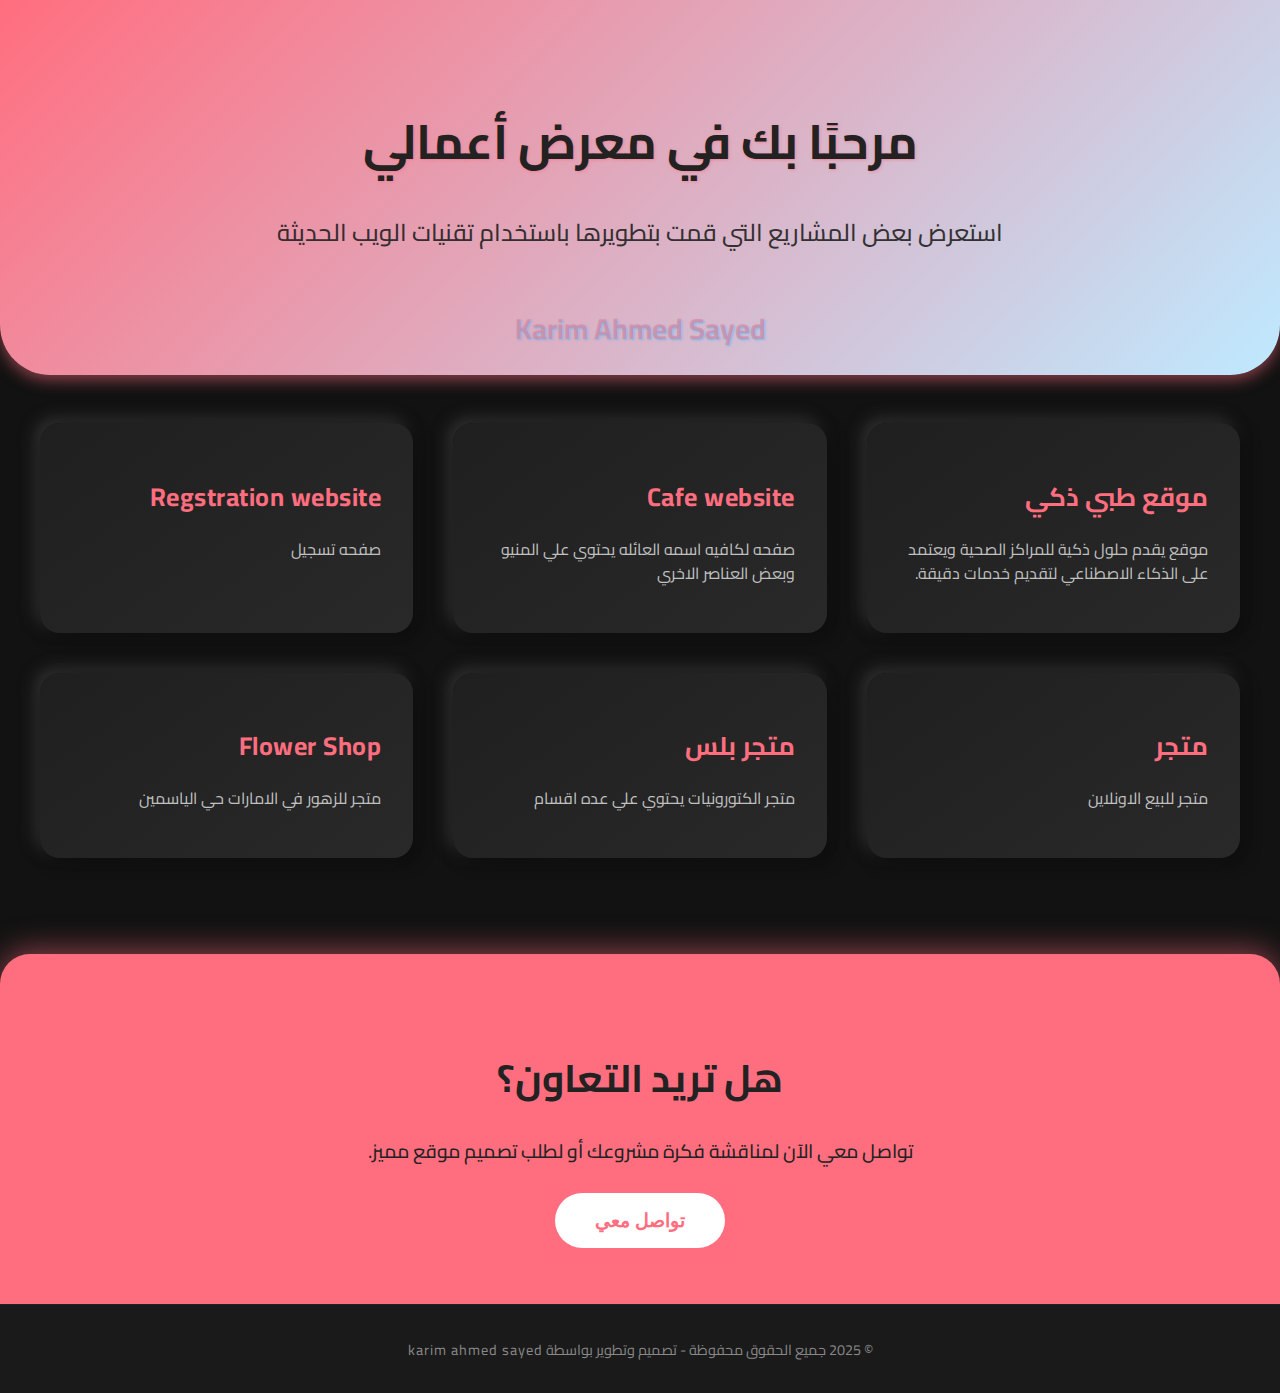
<file: index.html>
<!DOCTYPE html>
<html lang="ar" dir="rtl">
<head>
    <meta charset="UTF-8" />
    <meta name="viewport" content="width=device-width, initial-scale=1" />
    <title>ملفي الشخصي | مشاريعي</title>
    <link href="https://fonts.googleapis.com/css2?family=Cairo:wght@400;700&display=swap" rel="stylesheet" />
    <style>
        body {
            font-family: 'Cairo', sans-serif;
            margin: 0;
            padding: 0;
            background: #121212;
            color: #eee;
            direction: rtl;
        }

        header {
            background: linear-gradient(135deg, #ff6e7f, #bfe9ff);
            padding: 4rem 2rem 6rem; 
            text-align: center;
            box-shadow: 0 5px 15px rgba(255,110,127,0.5);
            border-bottom-left-radius: 50px;
            border-bottom-right-radius: 50px;
            color: #222;
            position: relative;
        }

            header h1 {
                font-size: 3rem;
                margin-bottom: 0.3rem;
                font-weight: 700;
                text-shadow: 1px 1px 3px rgba(255,110,127,0.6);
            }

            header p {
                font-size: 1.5rem;
                font-weight: 500;
                opacity: 0.9;
                letter-spacing: 1.2px;
            }

            header .username {
                font-size: 1.8rem;
                font-weight: 700;
                color: rgba(255,110,127,0.5); 
                margin: 1rem 0 0 0;
                text-shadow: 1px 1px 2px rgba(74,193,255,0.7);
                font-family: 'Cairo', sans-serif;
                position: absolute;
                bottom: 20px;
                left: 50%;
                transform: translateX(-50%);
            }

        .projects {
            max-width: 1200px;
            margin: 3rem auto 6rem;
            padding: 0 1rem;
            display: grid;
            grid-template-columns: repeat(auto-fit,minmax(320px,1fr));
            gap: 2.5rem;
        }

        .project {
            background: linear-gradient(145deg, #1f1f1f, #292929);
            border-radius: 20px;
            box-shadow: 5px 5px 15px #0c0c0c, -5px -5px 15px #343434;
            overflow: hidden;
            transition: transform 0.3s ease, box-shadow 0.3s ease;
            cursor: pointer;
        }

            .project:hover {
                transform: translateY(-10px) scale(1.03);
                box-shadow: 10px 10px 25px #0a0a0a, -10px -10px 25px #3a3a3a;
            }

            .project img {
                width: 100%;
                height: 180px;
                object-fit: cover;
                filter: brightness(0.8);
                transition: filter 0.3s ease;
            }

            .project:hover img {
                filter: brightness(1);
            }

        .project-content {
            padding: 1.5rem 2rem 2rem;
            color: #ddd;
        }

            .project-content h3 {
                margin-bottom: 0.7rem;
                color: #ff6e7f;
                font-weight: 700;
                font-size: 1.6rem;
                letter-spacing: 0.5px;
            }

            .project-content p {
                font-size: 1rem;
                line-height: 1.5;
                opacity: 0.85;
            }

        .contact {
            background: #ff6e7f;
            color: #222;
            text-align: center;
            padding: 3.5rem 2rem;
            border-radius: 30px 30px 0 0;
            box-shadow: 0 -4px 30px rgba(255,110,127,0.5);
            margin-top: 3rem;
        }

            .contact h2 {
                font-size: 2.4rem;
                margin-bottom: 1rem;
                font-weight: 700;
            }

            .contact p {
                font-size: 1.2rem;
                font-weight: 500;
                margin-bottom: 1.5rem;
            }

            .contact button {
                background: #fff;
                color: #ff6e7f;
                border: none;
                padding: 1rem 2.5rem;
                font-size: 1.2rem;
                font-weight: 700;
                border-radius: 50px;
                cursor: pointer;
                box-shadow: 0 6px 12px rgba(255,110,127,0.5);
                transition: background-color 0.3s ease, color 0.3s ease;
            }

                .contact button:hover {
                    background-color: #ff4057;
                    color: #fff;
                    box-shadow: 0 8px 20px rgba(255,64,87,0.8);
                }

        footer {
            background: #1a1a1a;
            color: #888;
            text-align: center;
            padding: 1rem;
            font-size: 0.9rem;
            letter-spacing: 1px;
            border-top: 1px solid #222;
        }

        @media (max-width: 480px) {
            header h1 {
                font-size: 2.2rem;
            }

            header p {
                font-size: 1.1rem;
            }

            .project-content h3 {
                font-size: 1.3rem;
            }

            .contact h2 {
                font-size: 1.6rem;
            }
        }
    </style>
</head>
<body>
    <header>
        <h1>مرحبًا بك في معرض أعمالي</h1>
        <p>استعرض بعض المشاريع التي قمت بتطويرها باستخدام تقنيات الويب الحديثة</p>
        <h2 class="username">Karim Ahmed Sayed</h2>
    </header>

    <section class="projects">
        <div class="project">
            <a href="ادوات طبيه.html" target="_blank" style="text-decoration: none; color: inherit;">


                <div class="project-content">
                    <h3>موقع طبي ذكي</h3>
                    <p>موقع يقدم حلول ذكية للمراكز الصحية ويعتمد على الذكاء الاصطناعي لتقديم خدمات دقيقة.</p>
            </a>

        </div>
        </div>

        <div class="project">
            <a href="cafe.html" target="_blank" style="text-decoration: none; color: inherit;">
                <div class="project-content">
                    <h3>Cafe website </h3>
                    <p>صفحه لكافيه اسمه العائله يحتوي علي المنيو وبعض العناصر الاخري</p>
                </div>
            </a>
        </div>

        <div class="project">
            <a href="regster.html" target="_blank" style="text-decoration: none; color: inherit;">
                <div class="project-content">
                    <h3>Regstration website </h3>
                    <p>صفحه تسجيل </p>
                </div>
            </a>
        </div>
        <div class="project">
            <a href="متجر.html" target="_blank" style="text-decoration: none; color: inherit;">
                <div class="project-content">
                    <h3>متجر </h3>
                    <p>متجر للبيع الاونلاين </p>
                </div>
            </a>
        </div>
        <div class="project">
            <a href="متجر 2.html" target="_blank" style="text-decoration: none; color: inherit;">
                <div class="project-content">
                    <h3>متجر بلس </h3>
                    <p>متجر الكتورونيات يحتوي علي عده اقسام</p>
                </div>
            </a>
        </div>
        <div class="project">
            <a href="Flower Shop.html" target="_blank" style="text-decoration: none; color: inherit;">
                <div class="project-content">
                    <h3>Flower Shop</h3>
                    <p>متجر للزهور  في الامارات حي الياسمين</p>
                </div>
            </a>
        </div>


    </section>

    <section class="contact">
        <h2>هل تريد التعاون؟</h2>
        <p>تواصل معي الآن لمناقشة فكرة مشروعك أو لطلب تصميم موقع مميز.</p>
        <button onclick="window.location='https://wa.me/201065162384' ;" >تواصل معي</button>

    </section>

    <footer>
        <p>&copy; 2025 جميع الحقوق محفوظة - تصميم وتطوير بواسطة karim ahmed sayed</p>
    </footer>
</body>
</html>
</file>
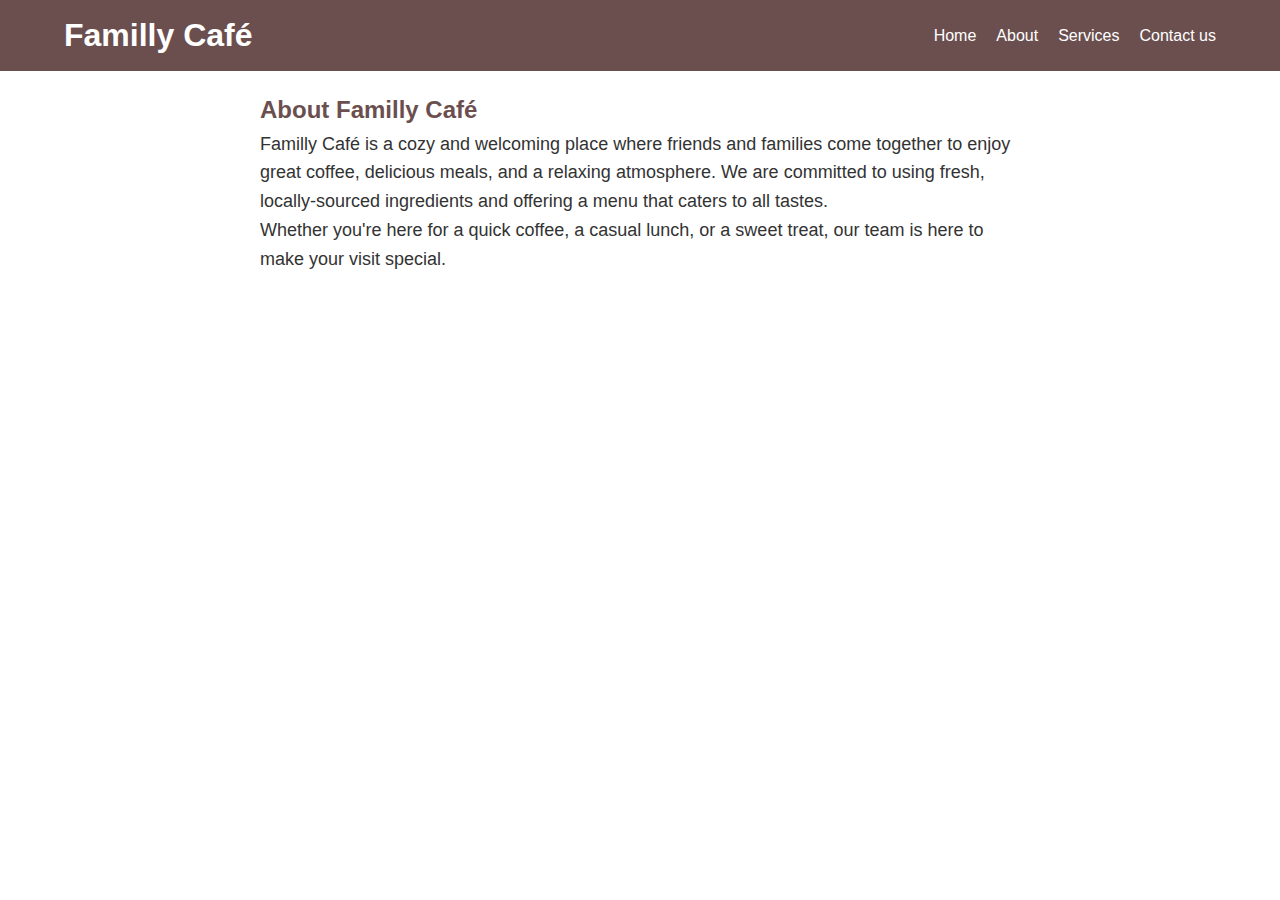
<file: about.html>
<!DOCTYPE html>
<html lang="en" xmlns="http://www.w3.org/1999/xhtml">
<head>
    <link rel="stylesheet" href="StyleSheet1.css">
    <meta charset="utf-8" />
    <title>About | Familly Café</title>
    <style>
        /* تنسيق إضافي لو حبيت */
        body {
            font-family: Arial, sans-serif;
            line-height: 1.6;
            margin: 0;
            padding: 0;
        }

        .content {
            padding: 20px;
            max-width: 800px;
            margin: auto;
        }

        h2 {
            color: #6b4f4f;
        }

        p {
            color: #333;
            font-size: 18px;
        }
    </style>
</head>
<body>
    <header>
        <div class="container">
            <div class="logo">Familly Café</div>
            <nav>
                <ul>
                    <li><a href="cafe.html">Home</a></li>
                    <li><a href="about.html">About</a></li>
                    <li><a href="services.html">Services</a></li>
                    <li><a target="_blank" href="https://wa.me/201065162384">Contact us</a></li>
                </ul>
            </nav>
        </div>
    </header>

    <div class="content">
        <h2>About Familly Café</h2>
        <p>
            Familly Café is a cozy and welcoming place where
            friends and families come together to enjoy great coffee,
            delicious meals, and a relaxing atmosphere.
            We are committed to using fresh, locally-sourced
            ingredients and offering a menu that caters to all tastes.
        </p>
        <p>
            Whether you're here for a quick coffee, a casual lunch, or a sweet treat, our team is here to make your visit special.
        </p>
    </div>
</body>
</html>
</file>
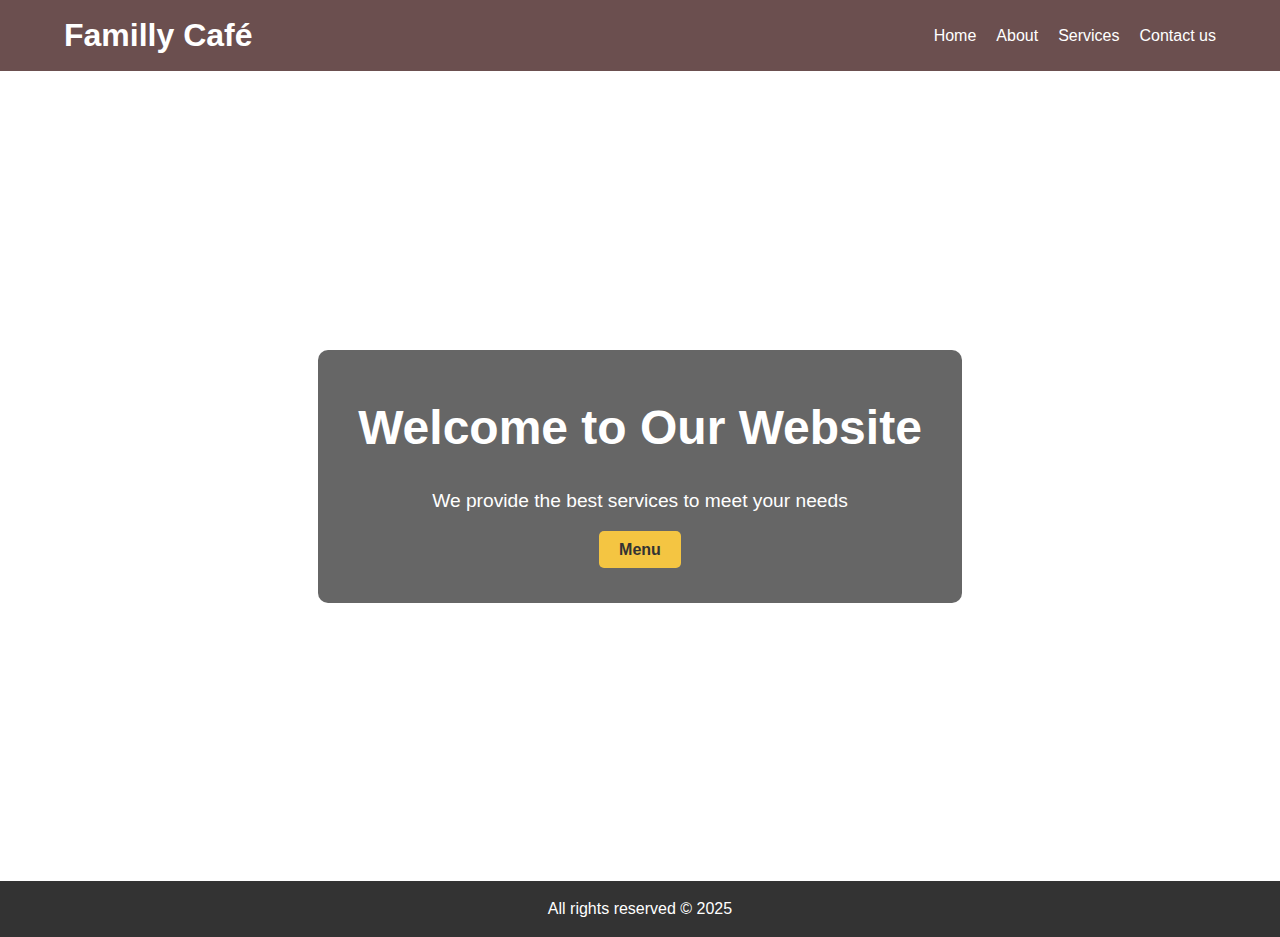
<file: cafe.html>
<!DOCTYPE html>
<html lang="en">
<head>
    <meta charset="UTF-8">
    <title>Familly Cafe</title>
    <link rel="stylesheet" href="StyleSheet1.css">
   
</head>

<body>

    <header>
        <div class="container">
            <div class="logo">Familly Café</div>
            <nav>
                <ul>
                    <li><a href="cafe.html">Home</a></li>
                    <li><a href="about.html">About</a></li>
                    <li><a href="services.html">Services</a></li>
                    <li><a target="_blank" href="https://wa.me/201065162384">Contact us</a></li>
                </ul>
            </nav>
        </div>
    </header>

    <section class="hero">
        <div class="hero-content">
            <h2>Welcome to Our Website</h2>
            <p>We provide the best services to meet your needs</p>
            <a href="menu.html" class="btn">Menu</a>
        </div>
    </section>

    <footer>
        <p>All rights reserved &copy; 2025</p>
    </footer>

</body>
</html>
</file>
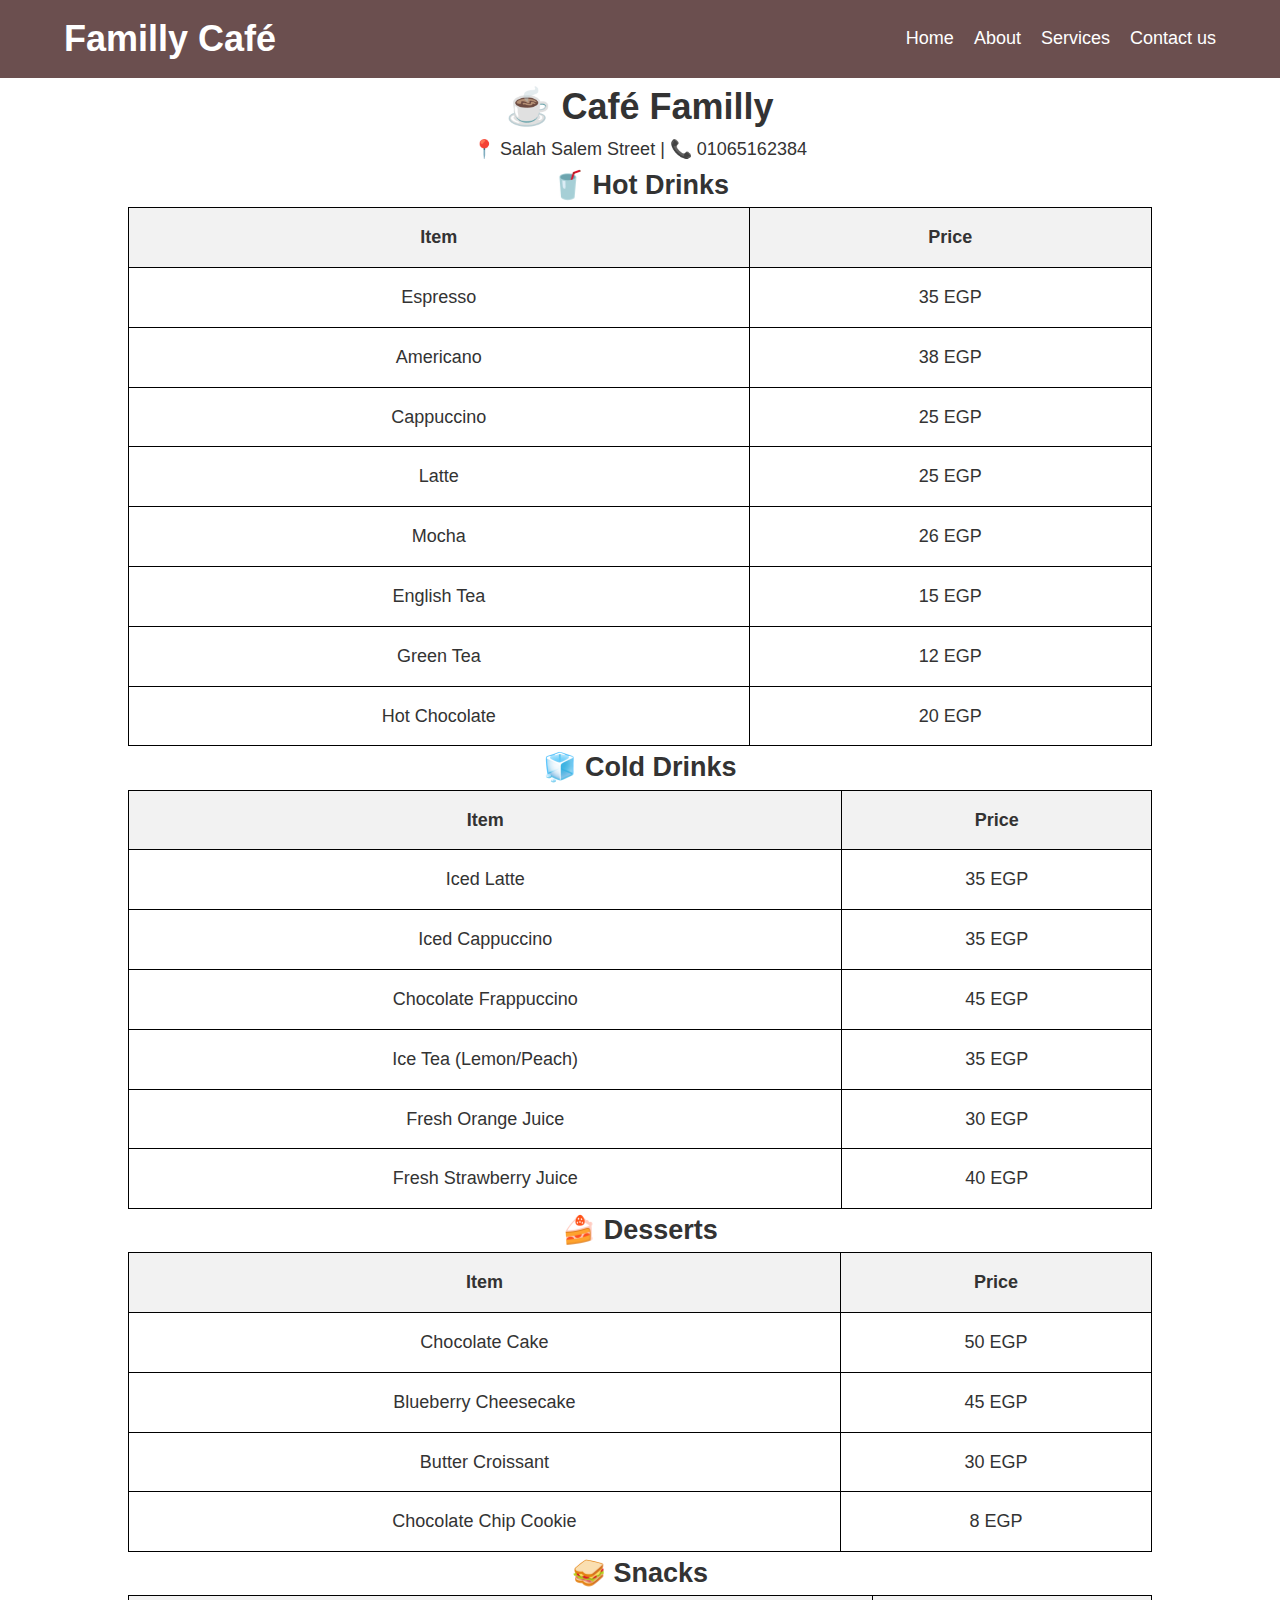
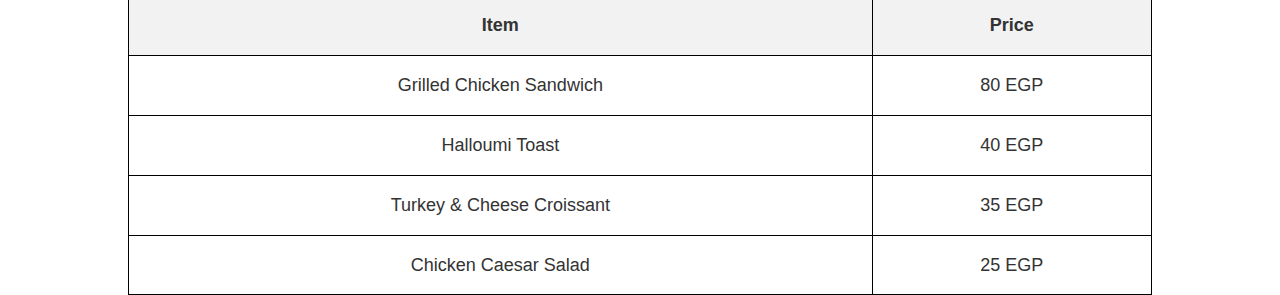
<file: menu.html>
﻿<!DOCTYPE html>
<html lang="en">
<head>
    <link rel="stylesheet" href="StyleSheet1.css">
    <meta charset="UTF-8">
    <title>Café Familly Menu</title>
    <style>

        body {
            text-align: center;
            font-size: 18px;
        }

        table {
            margin: 0 auto;
            border-collapse: collapse;
            width: 80%;
        }

        th, td {
            padding: 15px;
            border: 1px solid #000;
            text-align: center;
        }

        th {
            background-color: #f2f2f2;
        }
    </style>
</head>
<body>
    <header>
        <div class="container">
            <div class="logo">Familly Café</div>
            <nav>
                <ul>
                    <li><a href="cafe.html">Home</a></li>
                    <li><a href="about.html">About </a></li>
                    <li><a href="services.html">Services</a></li>
                    <li><a target="_blank" href="https://wa.me/201065162384">Contact us</a></li>
                </ul>
            </nav>
        </div>
    </header>

    <h1>☕ Café Familly</h1>
    <p>📍 Salah Salem Street | 📞 01065162384</p>

    <h2>🥤 Hot Drinks</h2>
    <table>
        <tr><th>Item</th><th>Price</th></tr>
        <tr><td>Espresso</td><td>35 EGP</td></tr>
        <tr><td>Americano</td><td>38 EGP</td></tr>
        <tr><td>Cappuccino</td><td>25 EGP</td></tr>
        <tr><td>Latte</td><td>25 EGP</td></tr>
        <tr><td>Mocha</td><td>26 EGP</td></tr>
        <tr><td>English Tea</td><td>15 EGP</td></tr>
        <tr><td>Green Tea</td><td>12 EGP</td></tr>
        <tr><td>Hot Chocolate</td><td>20 EGP</td></tr>
    </table>

    <h2>🧊 Cold Drinks</h2>
    <table>
        <tr><th>Item</th><th>Price</th></tr>
        <tr><td>Iced Latte</td><td>35 EGP</td></tr>
        <tr><td>Iced Cappuccino</td><td>35 EGP</td></tr>
        <tr><td>Chocolate Frappuccino</td><td>45 EGP</td></tr>
        <tr><td>Ice Tea (Lemon/Peach)</td><td>35 EGP</td></tr>
        <tr><td>Fresh Orange Juice</td><td>30 EGP</td></tr>
        <tr><td>Fresh Strawberry Juice</td><td>40 EGP</td></tr>
    </table>

    <h2>🍰 Desserts</h2>
    <table>
        <tr><th>Item</th><th>Price</th></tr>
        <tr><td>Chocolate Cake</td><td>50 EGP</td></tr>
        <tr><td>Blueberry Cheesecake</td><td>45 EGP</td></tr>
        <tr><td>Butter Croissant</td><td>30 EGP</td></tr>
        <tr><td>Chocolate Chip Cookie</td><td>8 EGP</td></tr>
    </table>

    <h2>🥪 Snacks</h2>
    <table>
        <tr><th>Item</th><th>Price</th></tr>
        <tr><td>Grilled Chicken Sandwich</td><td>80 EGP</td></tr>
        <tr><td>Halloumi Toast</td><td>40 EGP</td></tr>
        <tr><td>Turkey & Cheese Croissant</td><td>35 EGP</td></tr>
        <tr><td>Chicken Caesar Salad</td><td>25 EGP</td></tr>
    </table>

</body>
</html>
</file>
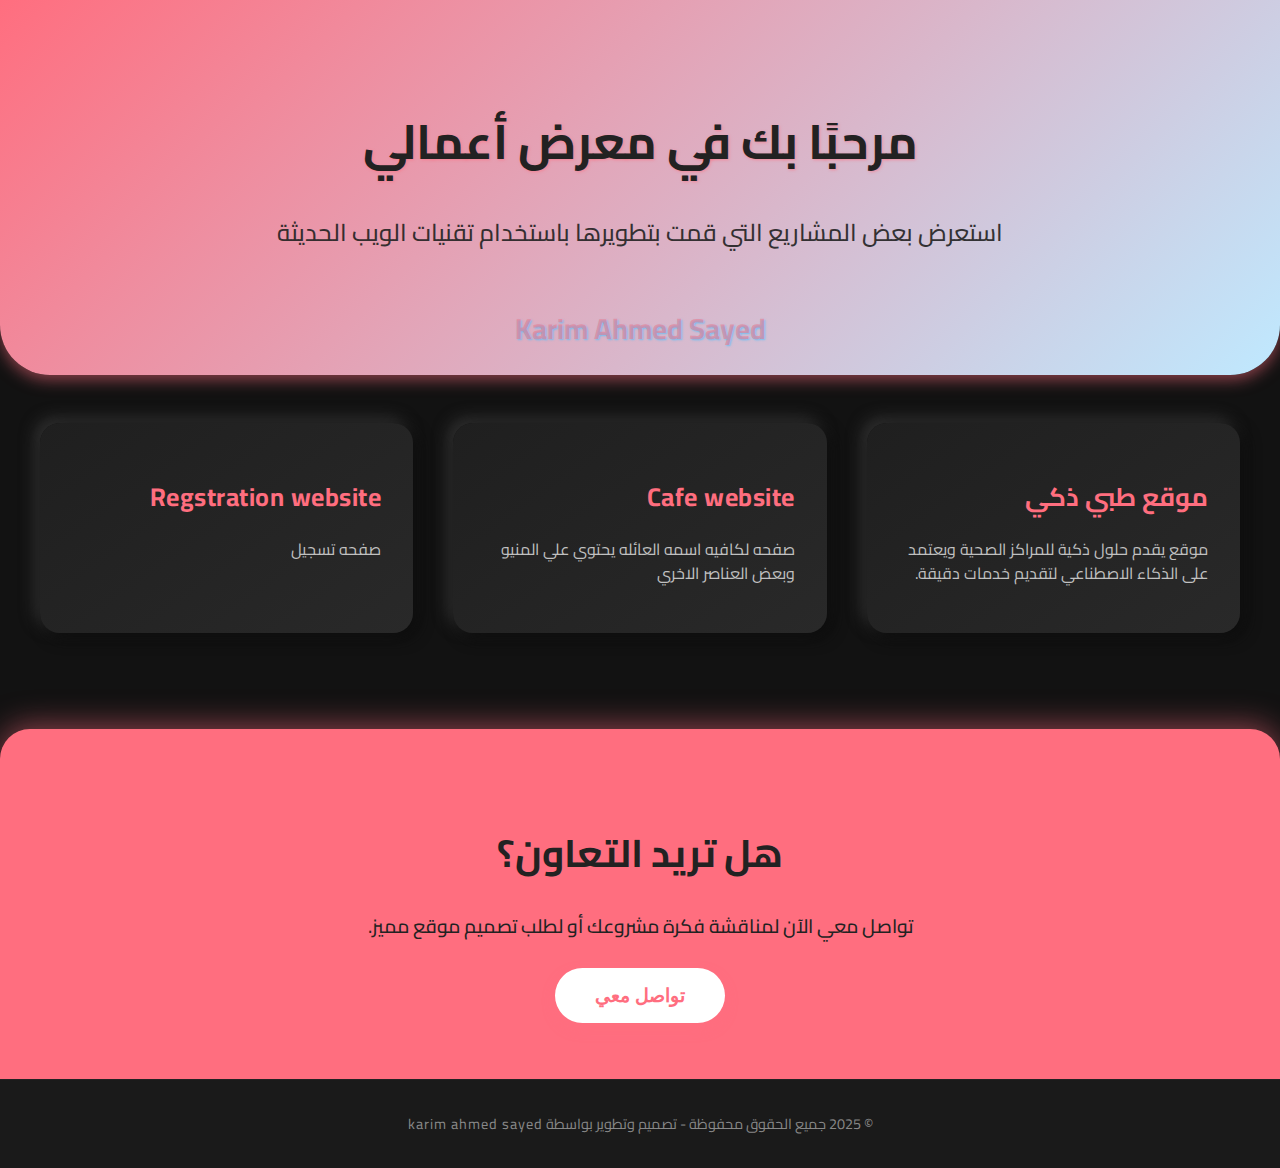
<file: my page.html>
﻿<!DOCTYPE html>
<html lang="ar" dir="rtl">
<head>
    <meta charset="UTF-8" />
    <meta name="viewport" content="width=device-width, initial-scale=1" />
    <title>ملفي الشخصي | مشاريعي</title>
    <link href="https://fonts.googleapis.com/css2?family=Cairo:wght@400;700&display=swap" rel="stylesheet" />
    <style>
        body {
            font-family: 'Cairo', sans-serif;
            margin: 0;
            padding: 0;
            background: #121212;
            color: #eee;
            direction: rtl;
        }

        header {
            background: linear-gradient(135deg, #ff6e7f, #bfe9ff);
            padding: 4rem 2rem 6rem; 
            text-align: center;
            box-shadow: 0 5px 15px rgba(255,110,127,0.5);
            border-bottom-left-radius: 50px;
            border-bottom-right-radius: 50px;
            color: #222;
            position: relative;
        }

            header h1 {
                font-size: 3rem;
                margin-bottom: 0.3rem;
                font-weight: 700;
                text-shadow: 1px 1px 3px rgba(255,110,127,0.6);
            }

            header p {
                font-size: 1.5rem;
                font-weight: 500;
                opacity: 0.9;
                letter-spacing: 1.2px;
            }

            header .username {
                font-size: 1.8rem;
                font-weight: 700;
                color: rgba(255,110,127,0.5); 
                margin: 1rem 0 0 0;
                text-shadow: 1px 1px 2px rgba(74,193,255,0.7);
                font-family: 'Cairo', sans-serif;
                position: absolute;
                bottom: 20px;
                left: 50%;
                transform: translateX(-50%);
            }

        .projects {
            max-width: 1200px;
            margin: 3rem auto 6rem;
            padding: 0 1rem;
            display: grid;
            grid-template-columns: repeat(auto-fit,minmax(320px,1fr));
            gap: 2.5rem;
        }

        .project {
            background: linear-gradient(145deg, #1f1f1f, #292929);
            border-radius: 20px;
            box-shadow: 5px 5px 15px #0c0c0c, -5px -5px 15px #343434;
            overflow: hidden;
            transition: transform 0.3s ease, box-shadow 0.3s ease;
            cursor: pointer;
        }

            .project:hover {
                transform: translateY(-10px) scale(1.03);
                box-shadow: 10px 10px 25px #0a0a0a, -10px -10px 25px #3a3a3a;
            }

            .project img {
                width: 100%;
                height: 180px;
                object-fit: cover;
                filter: brightness(0.8);
                transition: filter 0.3s ease;
            }

            .project:hover img {
                filter: brightness(1);
            }

        .project-content {
            padding: 1.5rem 2rem 2rem;
            color: #ddd;
        }

            .project-content h3 {
                margin-bottom: 0.7rem;
                color: #ff6e7f;
                font-weight: 700;
                font-size: 1.6rem;
                letter-spacing: 0.5px;
            }

            .project-content p {
                font-size: 1rem;
                line-height: 1.5;
                opacity: 0.85;
            }

        .contact {
            background: #ff6e7f;
            color: #222;
            text-align: center;
            padding: 3.5rem 2rem;
            border-radius: 30px 30px 0 0;
            box-shadow: 0 -4px 30px rgba(255,110,127,0.5);
            margin-top: 3rem;
        }

            .contact h2 {
                font-size: 2.4rem;
                margin-bottom: 1rem;
                font-weight: 700;
            }

            .contact p {
                font-size: 1.2rem;
                font-weight: 500;
                margin-bottom: 1.5rem;
            }

            .contact button {
                background: #fff;
                color: #ff6e7f;
                border: none;
                padding: 1rem 2.5rem;
                font-size: 1.2rem;
                font-weight: 700;
                border-radius: 50px;
                cursor: pointer;
                box-shadow: 0 6px 12px rgba(255,110,127,0.5);
                transition: background-color 0.3s ease, color 0.3s ease;
            }

                .contact button:hover {
                    background-color: #ff4057;
                    color: #fff;
                    box-shadow: 0 8px 20px rgba(255,64,87,0.8);
                }

        footer {
            background: #1a1a1a;
            color: #888;
            text-align: center;
            padding: 1rem;
            font-size: 0.9rem;
            letter-spacing: 1px;
            border-top: 1px solid #222;
        }

        @media (max-width: 480px) {
            header h1 {
                font-size: 2.2rem;
            }

            header p {
                font-size: 1.1rem;
            }

            .project-content h3 {
                font-size: 1.3rem;
            }

            .contact h2 {
                font-size: 1.6rem;
            }
        }
    </style>
</head>
<body>
    <header>
        <h1>مرحبًا بك في معرض أعمالي</h1>
        <p>استعرض بعض المشاريع التي قمت بتطويرها باستخدام تقنيات الويب الحديثة</p>
        <h2 class="username">Karim Ahmed Sayed</h2>
    </header>

    <section class="projects">
        <div class="project">
            <a href="ادوات طبيه.html" target="_blank" style="text-decoration: none; color: inherit;">


                <div class="project-content">
                    <h3>موقع طبي ذكي</h3>
                    <p>موقع يقدم حلول ذكية للمراكز الصحية ويعتمد على الذكاء الاصطناعي لتقديم خدمات دقيقة.</p>
            </a>

        </div>
        </div>

        <div class="project">
            <a href="cafe.html" target="_blank" style="text-decoration: none; color: inherit;">
                <div class="project-content">
                    <h3>Cafe website </h3>
                    <p>صفحه لكافيه اسمه العائله يحتوي علي المنيو وبعض العناصر الاخري</p>
                </div>
            </a>
        </div>

        <div class="project">
            <a href="regster.html" target="_blank" style="text-decoration: none; color: inherit;">
                <div class="project-content">
                    <h3>Regstration website </h3>
                    <p>صفحه تسجيل </p>
                </div>
            </a>
        </div>

       
    </section>

    <section class="contact">
        <h2>هل تريد التعاون؟</h2>
        <p>تواصل معي الآن لمناقشة فكرة مشروعك أو لطلب تصميم موقع مميز.</p>
        <button onclick="window.location='https://wa.me/201065162384' ;" >تواصل معي</button>

    </section>

    <footer>
        <p>&copy; 2025 جميع الحقوق محفوظة - تصميم وتطوير بواسطة karim ahmed sayed</p>
    </footer>
</body>
</html>
</file>
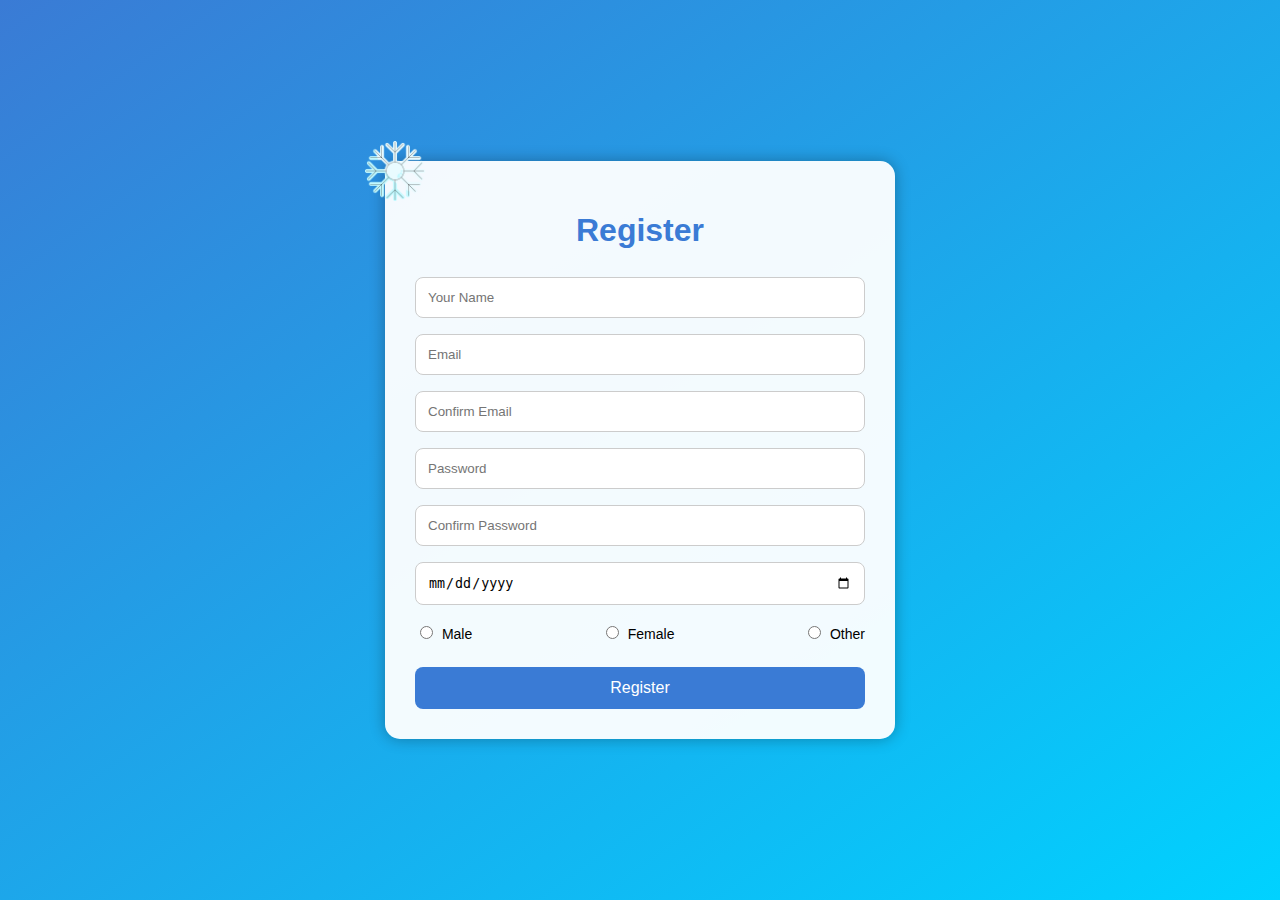
<file: regster.html>
<!DOCTYPE html>
<html lang="en">
<head>
  <meta charset="UTF-8" />
  <meta name="viewport" content="width=device-width, initial-scale=1.0"/>
  <title>Register Form</title>
  <style>
    body {
      font-family: Arial, sans-serif;
      margin: 0;
      height: 100vh;
      display: flex;
      justify-content: center;
      align-items: center;
      background: linear-gradient(to bottom right, #3a7bd5, #00d2ff);
      background-size: cover;
    }

    .form-container {
      background-color: rgba(255, 255, 255, 0.95);
      padding: 30px;
      border-radius: 15px;
      box-shadow: 0 0 15px rgba(0, 0, 0, 0.3);
      width: 100%;
      max-width: 450px;
      position: relative;
    }

    .form-container h1 {
      text-align: center;
      color: #3a7bd5;
      margin-bottom: 20px;
    }

    .form-container input[type="text"],
    .form-container input[type="email"],
    .form-container input[type="password"],
    .form-container input[type="date"] {
      width: 100%;
      padding: 12px;
      margin: 8px 0;
      border: 1px solid #ccc;
      border-radius: 8px;
      box-sizing: border-box;
    }

    .form-container input[type="radio"] {
      margin-right: 5px;
    }

    .gender-options {
      margin: 10px 0;
      display: flex;
      justify-content: space-between;
      font-size: 14px;
    }

    .form-container input[type="submit"] {
      width: 100%;
      padding: 12px;
      margin-top: 15px;
      background-color: #3a7bd5;
      color: white;
      border: none;
      border-radius: 8px;
      cursor: pointer;
      font-size: 16px;
      transition: background-color 0.3s ease;
    }

    .form-container input[type="submit"]:hover {
      background-color: #2e62aa;
    }

    .sticker {
      position: absolute;
      top: -20px;
      left: -20px;
      width: 60px;
      height: 60px;
    }

    @media (max-width: 600px) {
      .form-container {
        padding: 20px;
        border-radius: 10px;
      }

      .form-container h1 {
        font-size: 24px;
      }
    }
  </style>
</head>
<body>
  <div class="form-container">
    <img class="sticker" src="snow.png" alt="Sticker" />
    <form>
      <h1>Register</h1>
      <input type="text" name="username" placeholder="Your Name" required />
      <input type="email" name="email" placeholder="Email" required />
      <input type="email" name="confirm_email" placeholder="Confirm Email" required />
      <input type="password" name="password" placeholder="Password" maxlength="16" minlength="6" required />
      <input type="password" name="confirm_password" placeholder="Confirm Password" maxlength="16" minlength="6" required />
      <input type="date" name="dob" required />
      <div class="gender-options">
        <label><input type="radio" name="gender" value="male" /> Male</label>
        <label><input type="radio" name="gender" value="female" /> Female</label>
        <label><input type="radio" name="gender" value="other" /> Other</label>
      </div>
      <input type="submit" value="Register" />
    </form>
  </div>
</body>
</html>
</file>
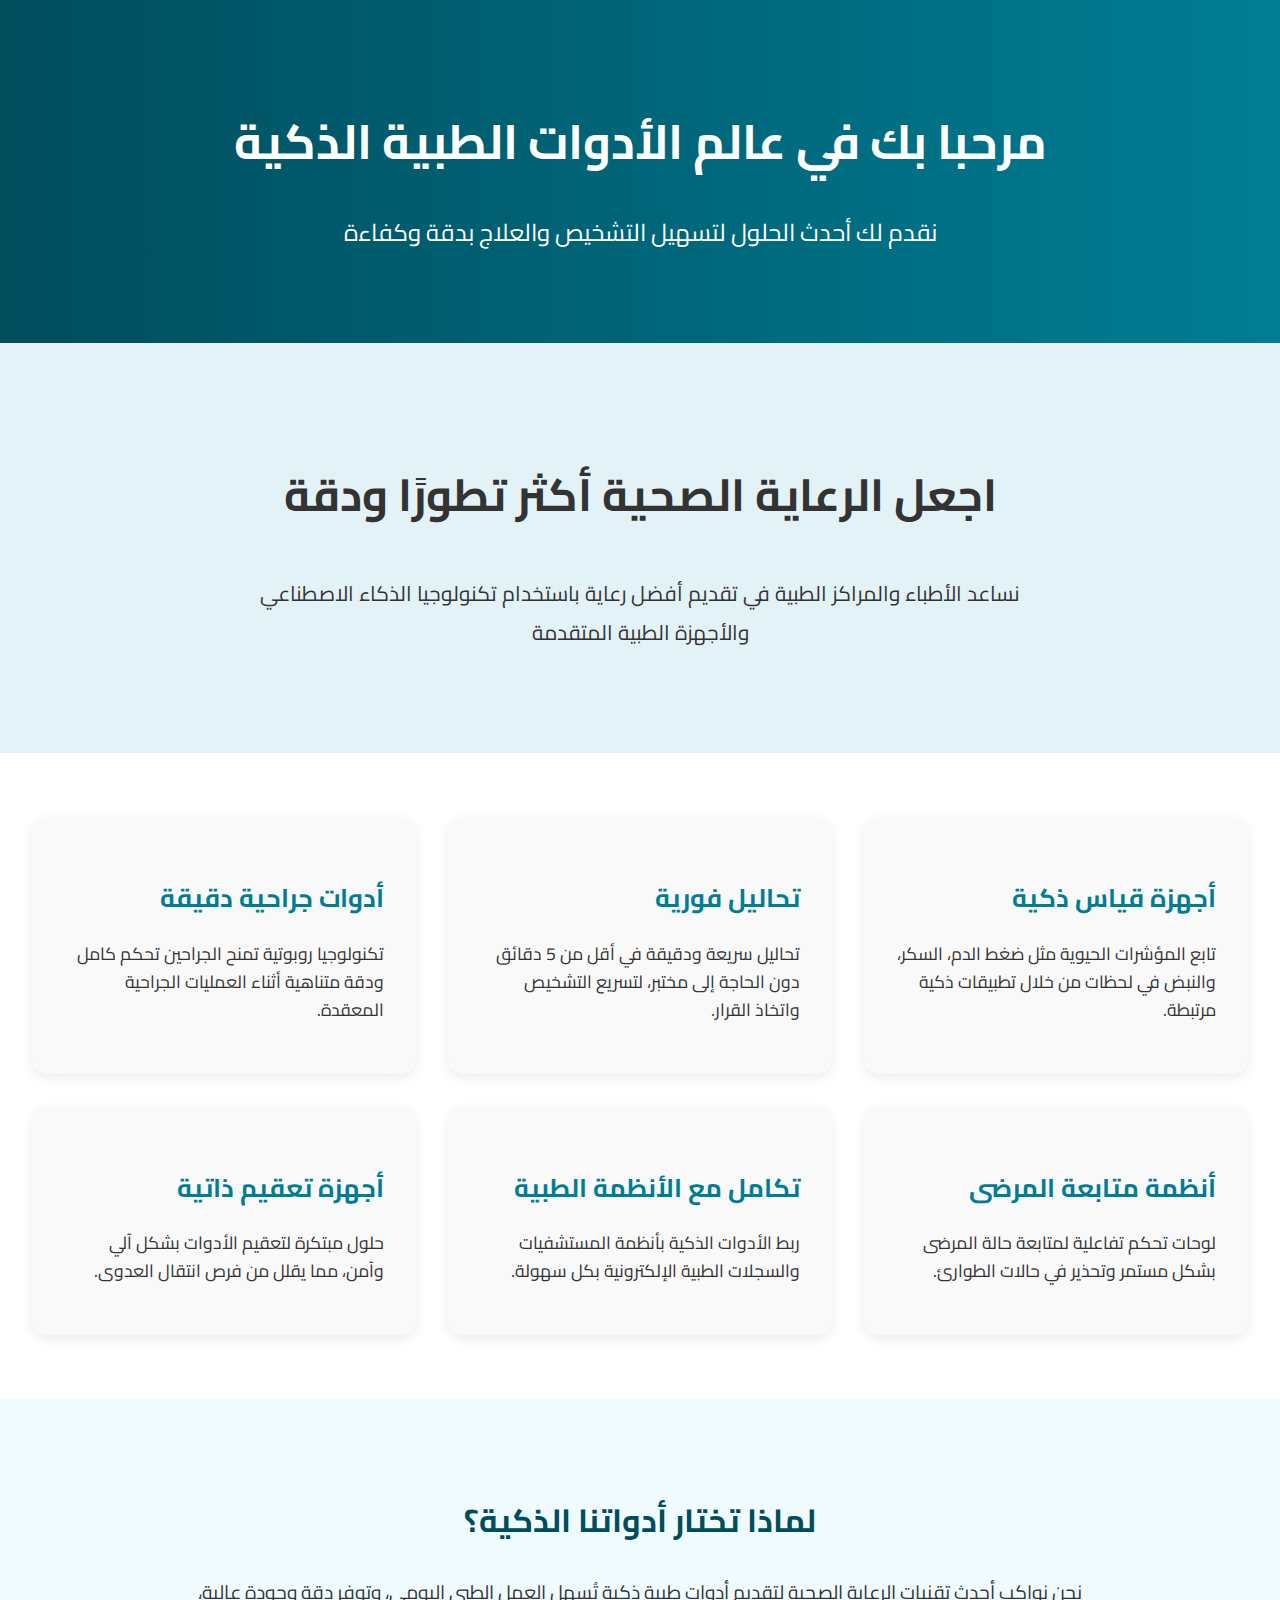
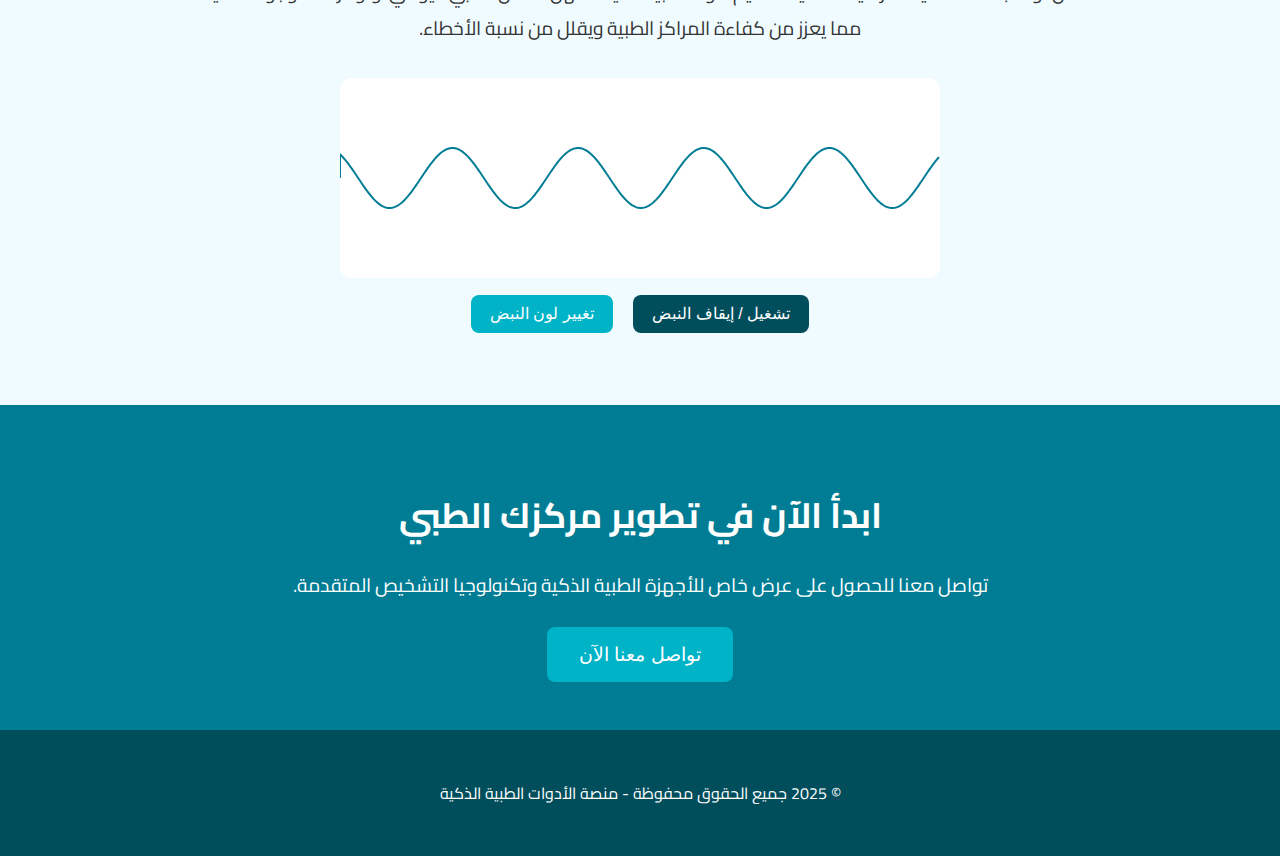
<file: ادوات طبيه.html>
<!DOCTYPE html>
<html lang="ar" dir="rtl">
<head>
    <meta charset="UTF-8">
    <meta name="viewport" content="width=device-width, initial-scale=1.0">
    <title>أدوات طبية ذكية</title>
    <!-- تحميل خط Cairo من Google Fonts -->
    <link href="https://fonts.googleapis.com/css2?family=Cairo:wght@400;600;700&display=swap" rel="stylesheet">
    <style>
        body {
            font-family: 'Cairo', sans-serif;
            background-color: #f4f9fb;
            margin: 0;
            padding: 0;
            direction: rtl;
            color: #333;
        }

        header {
            background: linear-gradient(to left, #007d94, #004d5c);
            color: white;
            padding: 4rem 2rem;
            text-align: center;
        }

        header h1 {
            font-size: 3rem;
            margin-bottom: 1rem;
        }

        header p {
            font-size: 1.5rem;
        }

        .hero {
            display: flex;
            flex-direction: column;
            align-items: center;
            text-align: center;
            padding: 5rem 2rem;
            background-color: #e3f2f7;
        }

        .hero h1 {
            font-size: 2.8rem;
            margin-bottom: 1rem;
        }

        .hero p {
            font-size: 1.3rem;
            max-width: 800px;
        }

        .features {
            background: #ffffff;
            padding: 4rem 2rem;
            display: grid;
            grid-template-columns: repeat(auto-fit, minmax(300px, 1fr));
            gap: 2rem;
            max-width: 1400px;
            margin: auto;
        }

        .feature {
            background: #f9f9f9;
            border-radius: 15px;
            padding: 2rem;
            box-shadow: 0 4px 12px rgba(0,0,0,0.08);
            transition: transform 0.3s ease;
        }

        .feature:hover {
            transform: translateY(-5px);
        }

        .feature h3 {
            font-size: 1.6rem;
            color: #007d94;
            margin-bottom: 1rem;
        }

        .feature p {
            font-size: 1.1rem;
            line-height: 1.6;
        }

        .extra-section {
            background: #f0fbff;
            padding: 4rem 2rem;
            text-align: center;
        }

        .extra-section h2 {
            font-size: 2rem;
            margin-bottom: 1.5rem;
            color: #004d5c;
        }

        .extra-section p {
            font-size: 1.2rem;
            max-width: 900px;
            margin: auto;
        }

        .cta {
            background: #007d94;
            color: white;
            padding: 3rem 2rem;
            text-align: center;
        }

        .cta h2 {
            font-size: 2.2rem;
            margin-bottom: 1rem;
        }

        .cta p {
            font-size: 1.2rem;
            margin-bottom: 1.5rem;
        }

        .cta button {
            padding: 1rem 2rem;
            font-size: 1.2rem;
            border: none;
            border-radius: 8px;
            background-color: #00b3c7;
            color: white;
            cursor: pointer;
            transition: background-color 0.3s ease;
        }

        .cta button:hover {
            background-color: #009eae;
        }

        footer {
            background-color: #004d5c;
            color: white;
            text-align: center;
            padding: 2rem 1rem;
            font-size: 1rem;
        }

        /* زرّي التحكم */
        .extra-section button {
            margin: 0.5rem;
            padding: 0.6rem 1.2rem;
            background-color: #004d5c;
            color: white;
            border: none;
            border-radius: 8px;
            cursor: pointer;
            font-size: 1rem;
        }

        .extra-section button:nth-child(2) {
            background-color: #00b3c7;
        }

        .extra-section button:hover {
            opacity: 0.9;
        }

        canvas {
            width: 100%;
            max-width: 600px;
            height: auto;
            background-color: #ffffff;
            border-radius: 12px;
            margin-top: 2rem;
        }
    </style>
</head>
<body>

    <header>
        <h1>مرحبا بك في عالم الأدوات الطبية الذكية</h1>
        <p>نقدم لك أحدث الحلول لتسهيل التشخيص والعلاج بدقة وكفاءة</p>
    </header>

    <section class="hero">
        <h1>اجعل الرعاية الصحية أكثر تطورًا ودقة</h1>
        <p>نساعد الأطباء والمراكز الطبية في تقديم أفضل رعاية باستخدام تكنولوجيا الذكاء الاصطناعي والأجهزة الطبية المتقدمة</p>
    </section>

    <section class="features">
        <div class="feature">
            <h3>أجهزة قياس ذكية</h3>
            <p>تابع المؤشرات الحيوية مثل ضغط الدم، السكر، والنبض في لحظات من خلال تطبيقات ذكية مرتبطة.</p>
        </div>
        <div class="feature">
            <h3>تحاليل فورية</h3>
            <p>تحاليل سريعة ودقيقة في أقل من 5 دقائق دون الحاجة إلى مختبر، لتسريع التشخيص واتخاذ القرار.</p>
        </div>
        <div class="feature">
            <h3>أدوات جراحية دقيقة</h3>
            <p>تكنولوجيا روبوتية تمنح الجراحين تحكم كامل ودقة متناهية أثناء العمليات الجراحية المعقدة.</p>
        </div>
        <div class="feature">
            <h3>أنظمة متابعة المرضى</h3>
            <p>لوحات تحكم تفاعلية لمتابعة حالة المرضى بشكل مستمر وتحذير في حالات الطوارئ.</p>
        </div>
        <div class="feature">
            <h3>تكامل مع الأنظمة الطبية</h3>
            <p>ربط الأدوات الذكية بأنظمة المستشفيات والسجلات الطبية الإلكترونية بكل سهولة.</p>
        </div>
        <div class="feature">
            <h3>أجهزة تعقيم ذاتية</h3>
            <p>حلول مبتكرة لتعقيم الأدوات بشكل آلي وآمن، مما يقلل من فرص انتقال العدوى.</p>
        </div>
    </section>

    <section class="extra-section">
        <h2>لماذا تختار أدواتنا الذكية؟</h2>
        <p>نحن نواكب أحدث تقنيات الرعاية الصحية لتقديم أدوات طبية ذكية تُسهل العمل الطبي اليومي، وتوفر دقة وجودة عالية، مما يعزز من كفاءة المراكز الطبية ويقلل من نسبة الأخطاء.</p>
        <canvas id="pulseCanvas"></canvas>
        <div>
            <button onclick="togglePulse()">تشغيل / إيقاف النبض</button>
            <button onclick="changeColor()">تغيير لون النبض</button>
        </div>
    </section>

    <section class="cta">
        <h2>ابدأ الآن في تطوير مركزك الطبي</h2>
        <p>تواصل معنا للحصول على عرض خاص للأجهزة الطبية الذكية وتكنولوجيا التشخيص المتقدمة.</p>
        <button onclick="location.href='https://wa.me/201065162384'">تواصل معنا الآن</button>
    </section>

    <footer>
        <p>&copy; 2025 جميع الحقوق محفوظة - منصة الأدوات الطبية الذكية</p>
    </footer>

    <script>
        const canvas = document.getElementById("pulseCanvas");
        const ctx = canvas.getContext("2d");

        let isRunning = true;
        let strokeColor = "#007d94";

        function resizeCanvas() {
            canvas.width = canvas.offsetWidth;
            canvas.height = 200;
        }

        window.addEventListener('resize', resizeCanvas);
        resizeCanvas();

        function drawLine() {
            if (isRunning) {
                ctx.clearRect(0, 0, canvas.width, canvas.height);
                ctx.beginPath();
                ctx.moveTo(0, canvas.height / 2);

                for (let x = 0; x < canvas.width; x++) {
                    const t = (x + Date.now() / 10) / 20;
                    const y = canvas.height / 2 + Math.sin(t) * 30;
                    ctx.lineTo(x, y);
                }

                ctx.strokeStyle = strokeColor;
                ctx.lineWidth = 2;
                ctx.stroke();
            }

            requestAnimationFrame(drawLine);
        }

        function togglePulse() {
            isRunning = !isRunning;
            if (isRunning) drawLine();
        }

        function changeColor() {
            const colors = ["#007d94", "#ff5733", "#00cc99", "#aa00ff", "#ffcc00"];
            strokeColor = colors[Math.floor(Math.random() * colors.length)];
        }

        drawLine();
    </script>
</body>
</html>
</file>
<file: StyleSheet1.css>
﻿* {
    margin: 0;
    padding: 0;
    box-sizing: border-box;
}

body {
    font-family: 'Arial', sans-serif;
    line-height: 1.6;
    color: #333;
}

header {
    display:flex;
    justify-content: space-between;
    align-items: center;
    background-color: #6b4f4f;
    color: white;
    padding: 10px 0;
}
.header img{
    width:50px;
    height:50px;
    border-radius:50%;

}

.container {
    width: 90%;
    max-width: 1200px;
    margin: auto;
    display: flex;
    justify-content: space-between;
    align-items: center;
}

.logo {
    font-size: 2em;
    font-weight: bold;
}

nav ul {
    list-style: none;
    display: flex;
    gap: 20px;
}

nav a {
    color: white;
    text-decoration: none;
    transition: color 0.3s;
}

    nav a:hover {
        color: #f4c542;
    }

.hero {
    background: url('https://images.unsplash.com/photo-1509042239860-f550ce710b93?auto=format&fit=crop&w=1500&q=80') no-repeat center center/cover;
    height: 90vh;
    display: flex;
    align-items: center;
    justify-content: center;
    color: white;
    text-align: center;
}

.hero-content {
    background-color: rgba(0, 0, 0, 0.6);
    padding: 40px;
    border-radius: 10px;
}

.hero h2 {
    font-size: 3em;
    margin-bottom: 20px;
}

.hero p {
    font-size: 1.2em;
    margin-bottom: 20px;
}

.btn {
    background-color: #f4c542;
    color: #333;
    padding: 10px 20px;
    border: none;
    text-decoration: none;
    font-weight: bold;
    border-radius: 5px;
    transition: background 0.3s;
}

    .btn:hover {
        background-color: #ddb935;
    }

footer {
    background-color: #333;
    color: white;
    text-align: center;
    padding: 15px 0;
}
</file>
